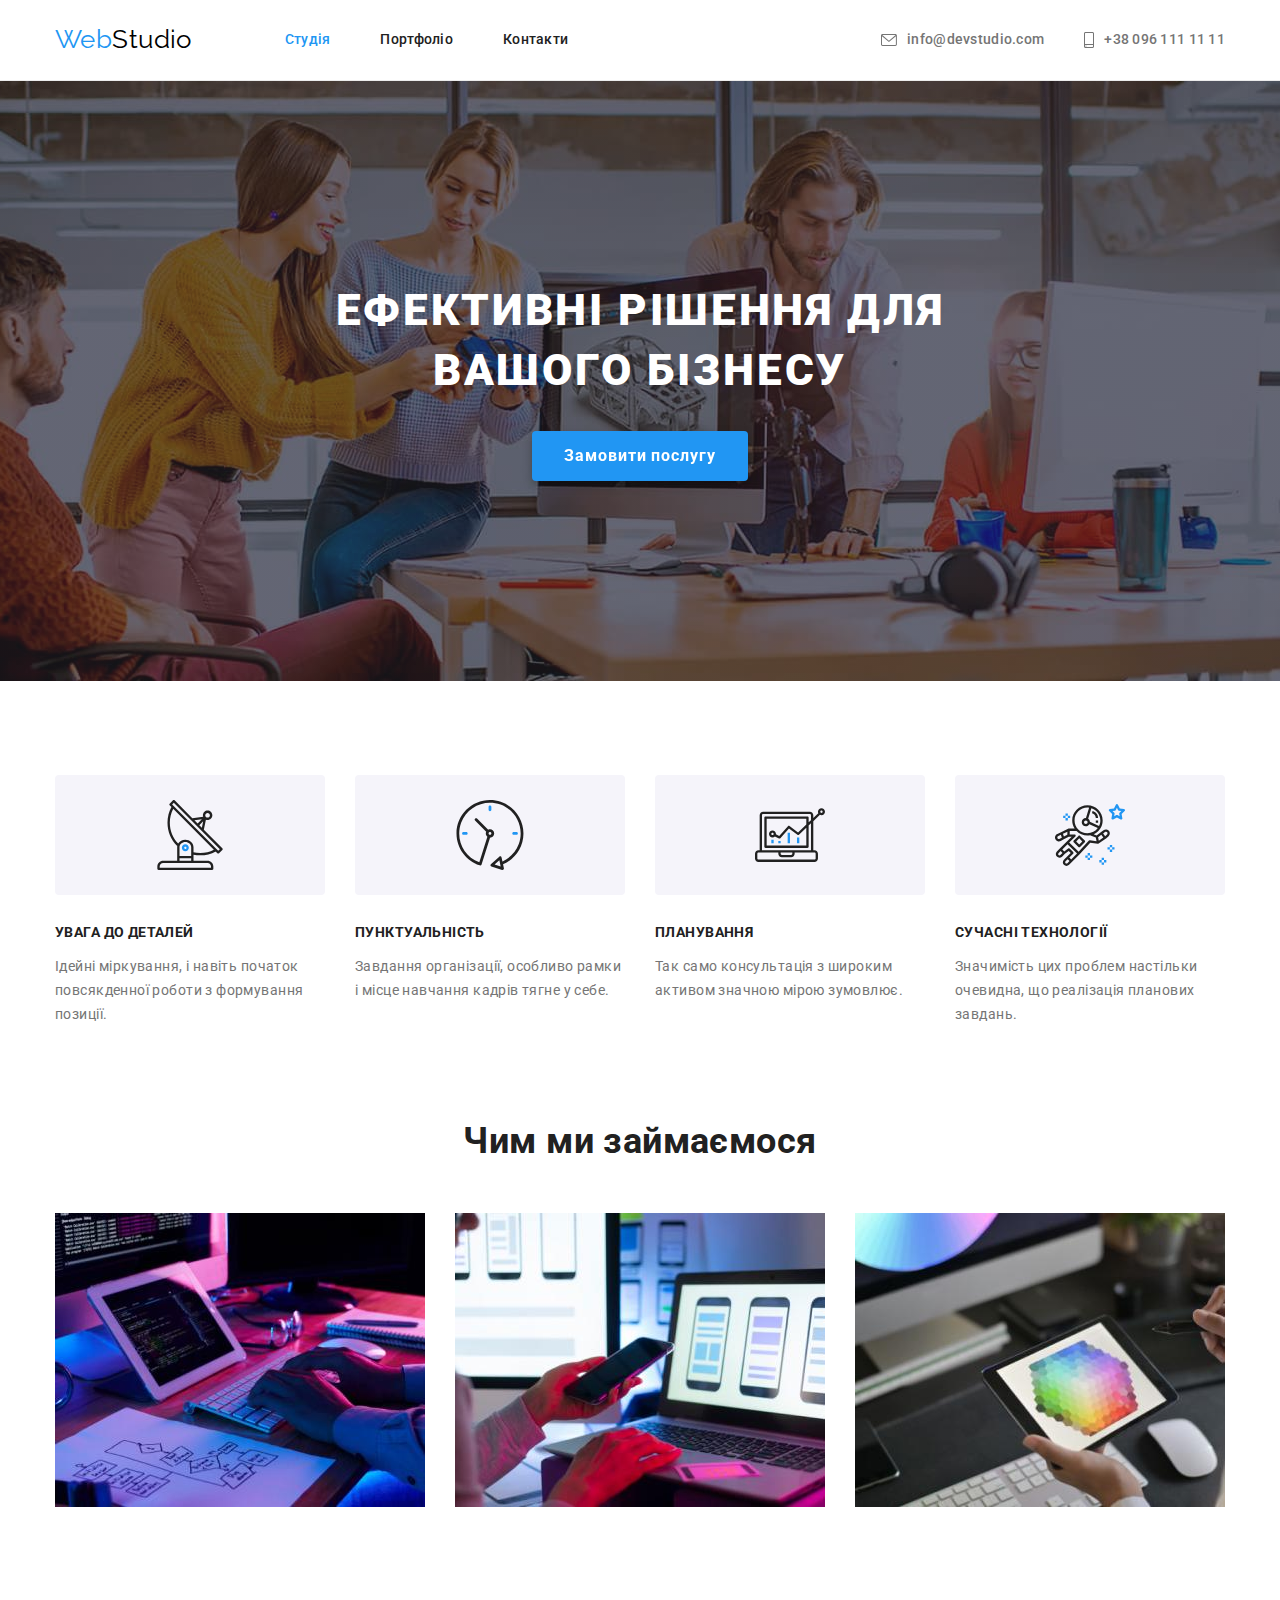
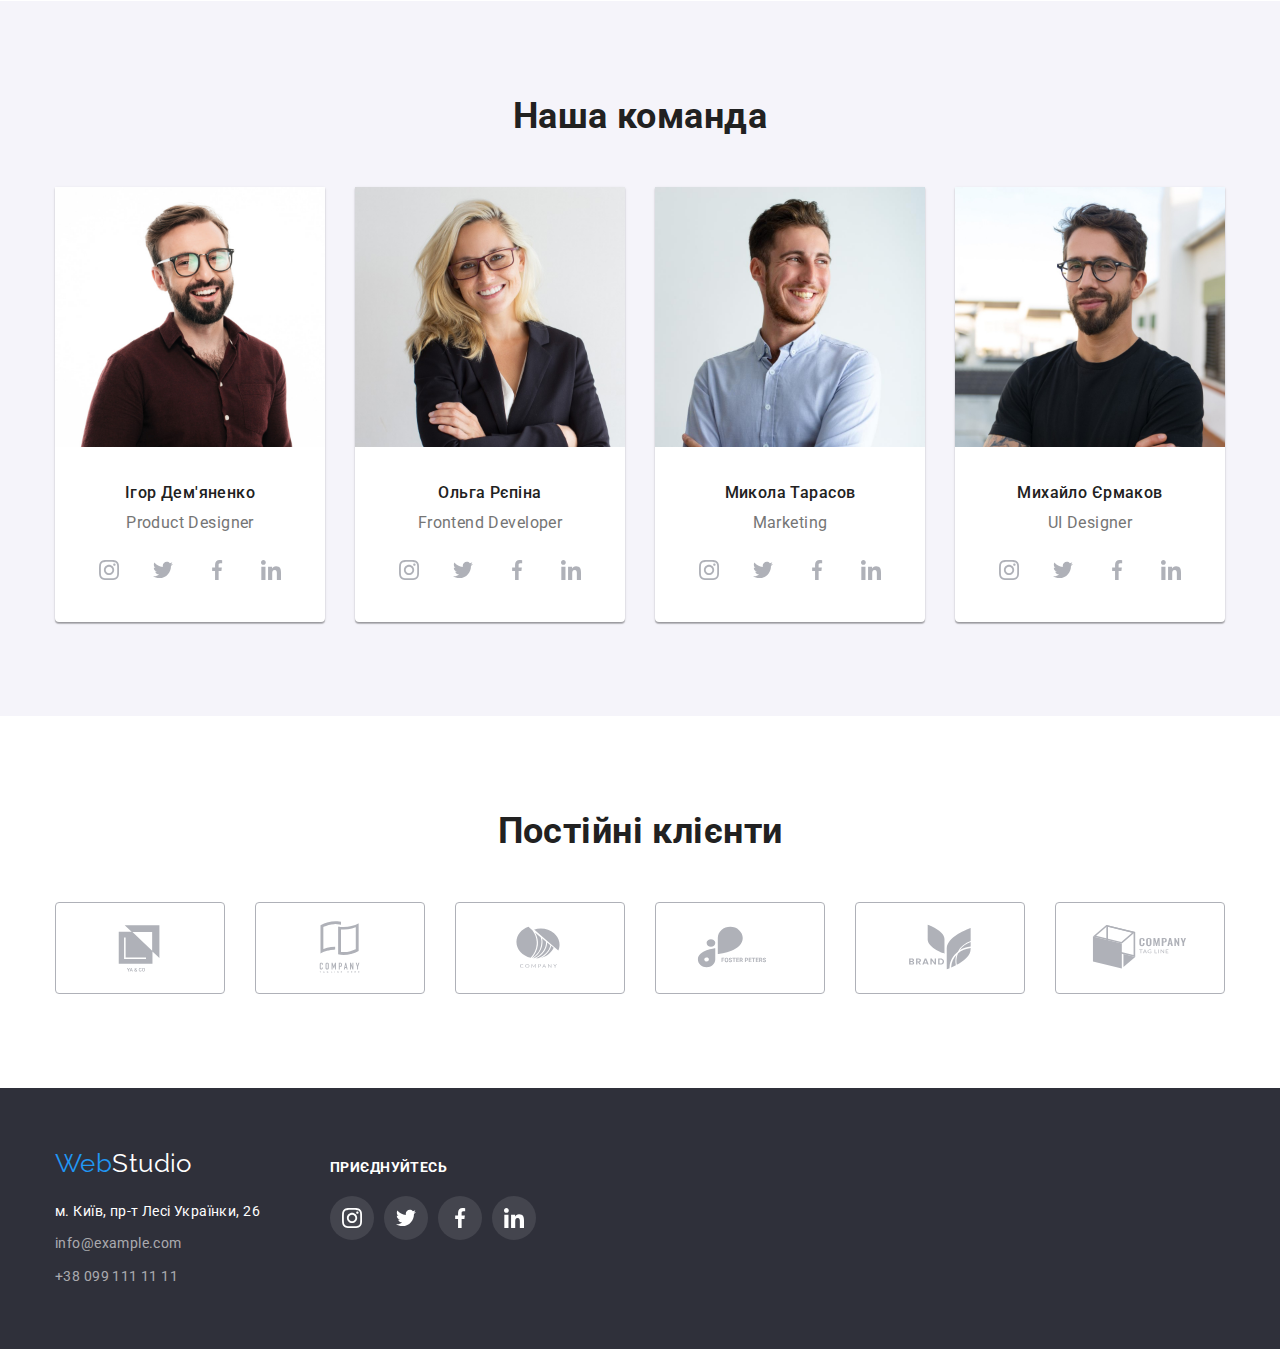
<file: index.html>
<!DOCTYPE html>
<html lang="uk">
  <head>
    <meta charset="UTF-8" />
    <meta http-equiv="X-UA-Compatible" content="IE=edge" />
    <meta name="viewport" content="width=device-width, initial-scale=1.0" />
    <title>WebStudio</title>

    <link rel="preconnect" href="https://fonts.googleapis.com" />
    <link rel="preconnect" href="https://fonts.gstatic.com" crossorigin />
    <link
      href="https://fonts.googleapis.com/css2?family=Raleway:wght@700&family=Roboto:wght@400;500;700;900&display=swap"
      rel="stylesheet"
    />
    <link
      rel="stylesheet"
      href="https://cdnjs.cloudflare.com/ajax/libs/modern-normalize/1.1.0/modern-normalize.min.css"
    />
    <link rel="stylesheet" href="./css/common.css" />
    <link rel="stylesheet" href="./css/main.css" />
  </head>

  <body>
    <header class="page-header">
      <div class="container main-nav">
        <a href="./index.html" class="logo"><span>Web</span>Studio</a>

        <nav>
          <ul class="list site-nav">
            <li class="item"><a href="/" class="link current">Студія</a></li>
            <li class="item">
              <a href="./portfolio.html" class="link">Портфоліо</a>
            </li>
            <li class="item"><a href="/" class="link">Контакти</a></li>
          </ul>
        </nav>

        <ul class="list contact">
          <li class="item">
            <a href="mailto:info@devstudio.com" class="link">
              <svg class="icon" width="16" height="12">
                <use href="./images/symbol-defs.svg#icon-envelope"></use>
              </svg>
              <span>info@devstudio.com</span>
            </a>
          </li>
          <li class="item">
            <a href="tel:+380961111111" class="link">
              <svg class="icon" width="10" height="16">
                <use href="./images/symbol-defs.svg#icon-smartphone"></use>
              </svg>
              <span>+38 096 111 11 11</span>
            </a>
          </li>
        </ul>
      </div>
    </header>

    <main>
      <section class="hero">
        <h1 class="hero-title">Ефективні рішення для вашого бізнесу</h1>
        <button type="button" class="button">Замовити послугу</button>
      </section>

      <section class="section no-padding-bottom">
        <div class="container">
          <h2 class="section-title visually-hidden">Особливості</h2>

          <ul class="list features">
            <li class="item">
              <div class="icon-box">
                <svg class="icon" width="70" height="70">
                  <use href="./images/symbol-defs.svg#icon-antenna"></use>
                </svg>
              </div>
              <h3 class="title">УВАГА ДО ДЕТАЛЕЙ</h3>
              <p class="text">
                Ідейні міркування, і навіть початок повсякденної роботи з
                формування позиції.
              </p>
            </li>
            <li class="item">
              <div class="icon-box">
                <svg class="icon" width="70" height="70">
                  <use href="./images/symbol-defs.svg#icon-clock"></use>
                </svg>
              </div>
              <h3 class="title">ПУНКТУАЛЬНІСТЬ</h3>
              <p class="text">
                Завдання організації, особливо рамки і місце навчання кадрів
                тягне у себе.
              </p>
            </li>
            <li class="item">
              <div class="icon-box">
                <svg class="icon" width="70" height="70">
                  <use href="./images/symbol-defs.svg#icon-diagram"></use>
                </svg>
              </div>
              <h3 class="title">ПЛАНУВАННЯ</h3>
              <p class="text">
                Так само консультація з широким активом значною мірою зумовлює.
              </p>
            </li>
            <li class="item">
              <div class="icon-box">
                <svg class="icon" width="70" height="70">
                  <use href="./images/symbol-defs.svg#icon-astronaut"></use>
                </svg>
              </div>
              <h3 class="title">СУЧАСНІ ТЕХНОЛОГІЇ</h3>
              <p class="text">
                Значимість цих проблем настільки очевидна, що реалізація
                планових завдань.
              </p>
            </li>
          </ul>
        </div>
      </section>

      <section class="section">
        <div class="container">
          <h2 class="section-title">Чим ми займаємося</h2>

          <ul class="list directions">
            <li class="item">
              <img
                src="./images/box1.jpeg"
                alt="Десктопні додатки"
                width="370"
              />
            </li>
            <li class="item">
              <img
                src="./images/box2.jpeg"
                alt="Мобільні додатки"
                width="370"
              />
            </li>
            <li class="item">
              <img
                src="./images/box3.jpeg"
                alt="Дизайнерські рішення"
                width="370"
              />
            </li>
          </ul>
        </div>
      </section>

      <section class="section team-page">
        <div class="container">
          <h2 class="section-title">Наша команда</h2>

          <ul class="list team">
            <li class="item">
              <img
                class="photo"
                src="./images/team-card-1.jpeg"
                alt="Фото Ігоря Дем'яненко"
                width="270"
                height="260"
              />
              <h3 class="title">Ігор Дем'яненко</h3>
              <p class="text">Product Designer</p>

              <ul class="list social-links">
                <li class="social-item">
                  <a href="/" class="social-link" aria-label="Посилання на інстаграм">
                    <svg class="social-icon" width="20" height="20">
                      <use href="./images/symbol-defs.svg#icon-instagram"></use>
                    </svg>
                  </a>
                </li>
                <li class="social-item">
                  <a href="/" class="social-link" aria-label="Посилання на твітер">
                    <svg class="social-icon" width="20" height="20">
                      <use href="./images/symbol-defs.svg#icon-twitter"></use>
                    </svg>
                  </a>
                </li>
                <li class="social-item">
                  <a href="/" class="social-link" aria-label="Посилання на фейсбук">
                    <svg class="social-icon" width="20" height="20">
                      <use href="./images/symbol-defs.svg#icon-facebook"></use>
                    </svg>
                  </a>
                </li>
                <li class="social-item">
                  <a href="/" class="social-link" aria-label="Посилання на лінкедін">
                    <svg class="social-icon" width="20" height="20">
                      <use href="./images/symbol-defs.svg#icon-linkedin"></use>
                    </svg>
                  </a>
                </li>
              </ul>
            </li>

            <li class="item">
              <img
                class="photo"
                src="./images/team-card-2.jpeg"
                alt="Фото Ольги Рєпіной"
                width="270"
                height="260"
              />
              <h3 class="title">Ольга Рєпіна</h3>
              <p class="text">Frontend Developer</p>

              <ul class="list social-links">
                <li class="social-item">
                  <a href="/" class="social-link" aria-label="Посилання на інстаграм">
                    <svg class="social-icon" width="20" height="20">
                      <use href="./images/symbol-defs.svg#icon-instagram"></use>
                    </svg>
                  </a>
                </li>
                <li class="social-item">
                  <a href="/" class="social-link" aria-label="Посилання на твітер">
                    <svg class="social-icon" width="20" height="20">
                      <use href="./images/symbol-defs.svg#icon-twitter"></use>
                    </svg>
                  </a>
                </li>
                <li class="social-item">
                  <a href="/" class="social-link" aria-label="Посилання на фейсбук">
                    <svg class="social-icon" width="20" height="20">
                      <use href="./images/symbol-defs.svg#icon-facebook"></use>
                    </svg>
                  </a>
                </li>
                <li class="social-item">
                  <a href="/" class="social-link" aria-label="Посилання на лінкедін">
                    <svg class="social-icon" width="20" height="20">
                      <use href="./images/symbol-defs.svg#icon-linkedin"></use>
                    </svg>
                  </a>
                </li>
              </ul>
            </li>

            <li class="item">
              <img
                class="photo"
                src="./images/team-card-3.jpeg"
                alt="Фото Миколи Тарасова"
                width="270"
                height="260"
              />
              <h3 class="title">Микола Тарасов</h3>
              <p class="text">Marketing</p>

              <ul class="list social-links">
                <li class="social-item">
                  <a href="/" class="social-link" aria-label="Посилання на інстаграм">
                    <svg class="social-icon" width="20" height="20">
                      <use href="./images/symbol-defs.svg#icon-instagram"></use>
                    </svg>
                  </a>
                </li>
                <li class="social-item">
                  <a href="/" class="social-link" aria-label="Посилання на твітер">
                    <svg class="social-icon" width="20" height="20">
                      <use href="./images/symbol-defs.svg#icon-twitter"></use>
                    </svg>
                  </a>
                </li>
                <li class="social-item">
                  <a href="/" class="social-link" aria-label="Посилання на фейсбук">
                    <svg class="social-icon" width="20" height="20">
                      <use href="./images/symbol-defs.svg#icon-facebook"></use>
                    </svg>
                  </a>
                </li>
                <li class="social-item">
                  <a href="/" class="social-link" aria-label="Посилання на лінкедін">
                    <svg class="social-icon" width="20" height="20">
                      <use href="./images/symbol-defs.svg#icon-linkedin"></use>
                    </svg>
                  </a>
                </li>
              </ul>
            </li>

            <li class="item">
              <img
                class="photo"
                src="./images/team-card-4.jpeg"
                alt="Фото Михайла Єрмакова"
                width="270"
                height="260"
              />
              <h3 class="title">Михайло Єрмаков</h3>
              <p class="text">UI Designer</p>

              <ul class="list social-links">
                <li class="social-item">
                  <a href="/" class="social-link" aria-label="Посилання на інстаграм">
                    <svg class="social-icon" width="20" height="20">
                      <use href="./images/symbol-defs.svg#icon-instagram"></use>
                    </svg>
                  </a>
                </li>
                <li class="social-item">
                  <a href="/" class="social-link"aria-label="Посилання на твітер">
                    <svg class="social-icon" width="20" height="20">
                      <use href="./images/symbol-defs.svg#icon-twitter"></use>
                    </svg>
                  </a>
                </li>
                <li class="social-item">
                  <a href="/" class="social-link" aria-label="Посилання на фейсбук">
                    <svg class="social-icon" width="20" height="20">
                      <use href="./images/symbol-defs.svg#icon-facebook"></use>
                    </svg>
                  </a>
                </li>
                <li class="social-item">
                  <a href="/" class="social-link" aria-label="Посилання на лінкедін">
                    <svg class="social-icon" width="20" height="20">
                      <use href="./images/symbol-defs.svg#icon-linkedin"></use>
                    </svg>
                  </a>
                </li>
              </ul>
            </li>
          </ul>
        </div>
      </section>

      <section class="section">
        <div class="container">
          <h2 class="section-title">Постійні клієнти</h2>

          <ul class="list clients">
            <li class="list item">
              <a href="/" class="link" aria-label="Посилання на клієнта 1">
                <svg class="icon" width="106" height="60">
                  <use href="./images/symbol-defs.svg#icon-client-one"></use>
                </svg>
              </a>
            </li>
            <li class="item">
              <a href="" class="link" aria-label="Посилання на клієнта 2">
                <svg class="icon" width="106" height="60">
                  <use href="./images/symbol-defs.svg#icon-client-two"></use>
                </svg>
              </a>
            </li>
            <li class="item">
              <a href="" class="link" aria-label="Посилання на клієнта 3">
                <svg class="icon" width="106" height="60">
                  <use href="./images/symbol-defs.svg#icon-client-three"></use>
                </svg>
              </a>
            </li>
            <li class="item">
              <a href="" class="link" aria-label="Посилання на клієнта 4">
                <svg class="icon" width="106" height="60">
                  <use href="./images/symbol-defs.svg#icon-client-four"></use>
                </svg>
              </a>
            </li>
            <li class="item">
              <a href="" class="link" aria-label="Посилання на клієнта 5">
                <svg class="icon" width="106" height="60">
                  <use href="./images/symbol-defs.svg#icon-client-five"></use>
                </svg>
              </a>
            </li>
            <li class="item">
              <a href="" class="link" aria-label="Посилання на клієнта 6">
                <svg class="icon" width="106" height="60">
                  <use href="./images/symbol-defs.svg#icon-client-six"></use>
                </svg>
              </a>
            </li>
          </ul>
        </div>
      </section>
    </main>

    <footer class="page-footer">
      <div class="container">
        <div class="address-page">
          <a href="./index.html" class="logo"><span>Web</span>Studio</a>

          <address>
            <ul class="list address">
              <li class="item">
                <a
                  class="link"
                  href="https://goo.gl/maps/fJJM2QCTUEpebTVs9"
                  target="_blank"
                  rel="noopener noreferrer"
                  >м. Київ, пр-т Лесі Українки, 26</a
                >
              </li>
              <li class="item">
                <a class="link" href="mailto:info@example.com"
                  >info@example.com</a
                >
              </li>
              <li class="item no-padding-bottom">
                <a class="link" href="tel:+380991111111">+38 099 111 11 11</a>
              </li>
            </ul>
          </address>
        </div>

        <div class="social-footer">
          <h2 class="social-title">Приєднуйтесь</h2>

          <ul class="list social-page">
            <li class="social-item">
              <a href="/" class="social-link" aria-label="Посилання на інстаграм">
                <svg class="social-icon" width="20" height="20">
                  <use href="./images/symbol-defs.svg#icon-instagram"></use>
                </svg>
              </a>
            </li>
            <li class="social-item">
              <a href="/" class="social-link" aria-label="Посилання на твітер">
                <svg class="social-icon" width="20" height="20">
                  <use href="./images/symbol-defs.svg#icon-twitter"></use>
                </svg>
              </a>
            </li>
            <li class="social-item">
              <a href="/" class="social-link" aria-label="Посилання на фейсбук">
                <svg class="social-icon" width="20" height="20">
                  <use href="./images/symbol-defs.svg#icon-facebook"></use>
                </svg>
              </a>
            </li>
            <li class="social-item">
              <a href="/" class="social-link" aria-label="Посилання на лінкедін">
                <svg class="social-icon" width="20" height="20">
                  <use href="./images/symbol-defs.svg#icon-linkedin"></use>
                </svg>
              </a>
            </li>
          </ul>
        </div>
      </div>
    </footer>
  </body>
</html>
</file>
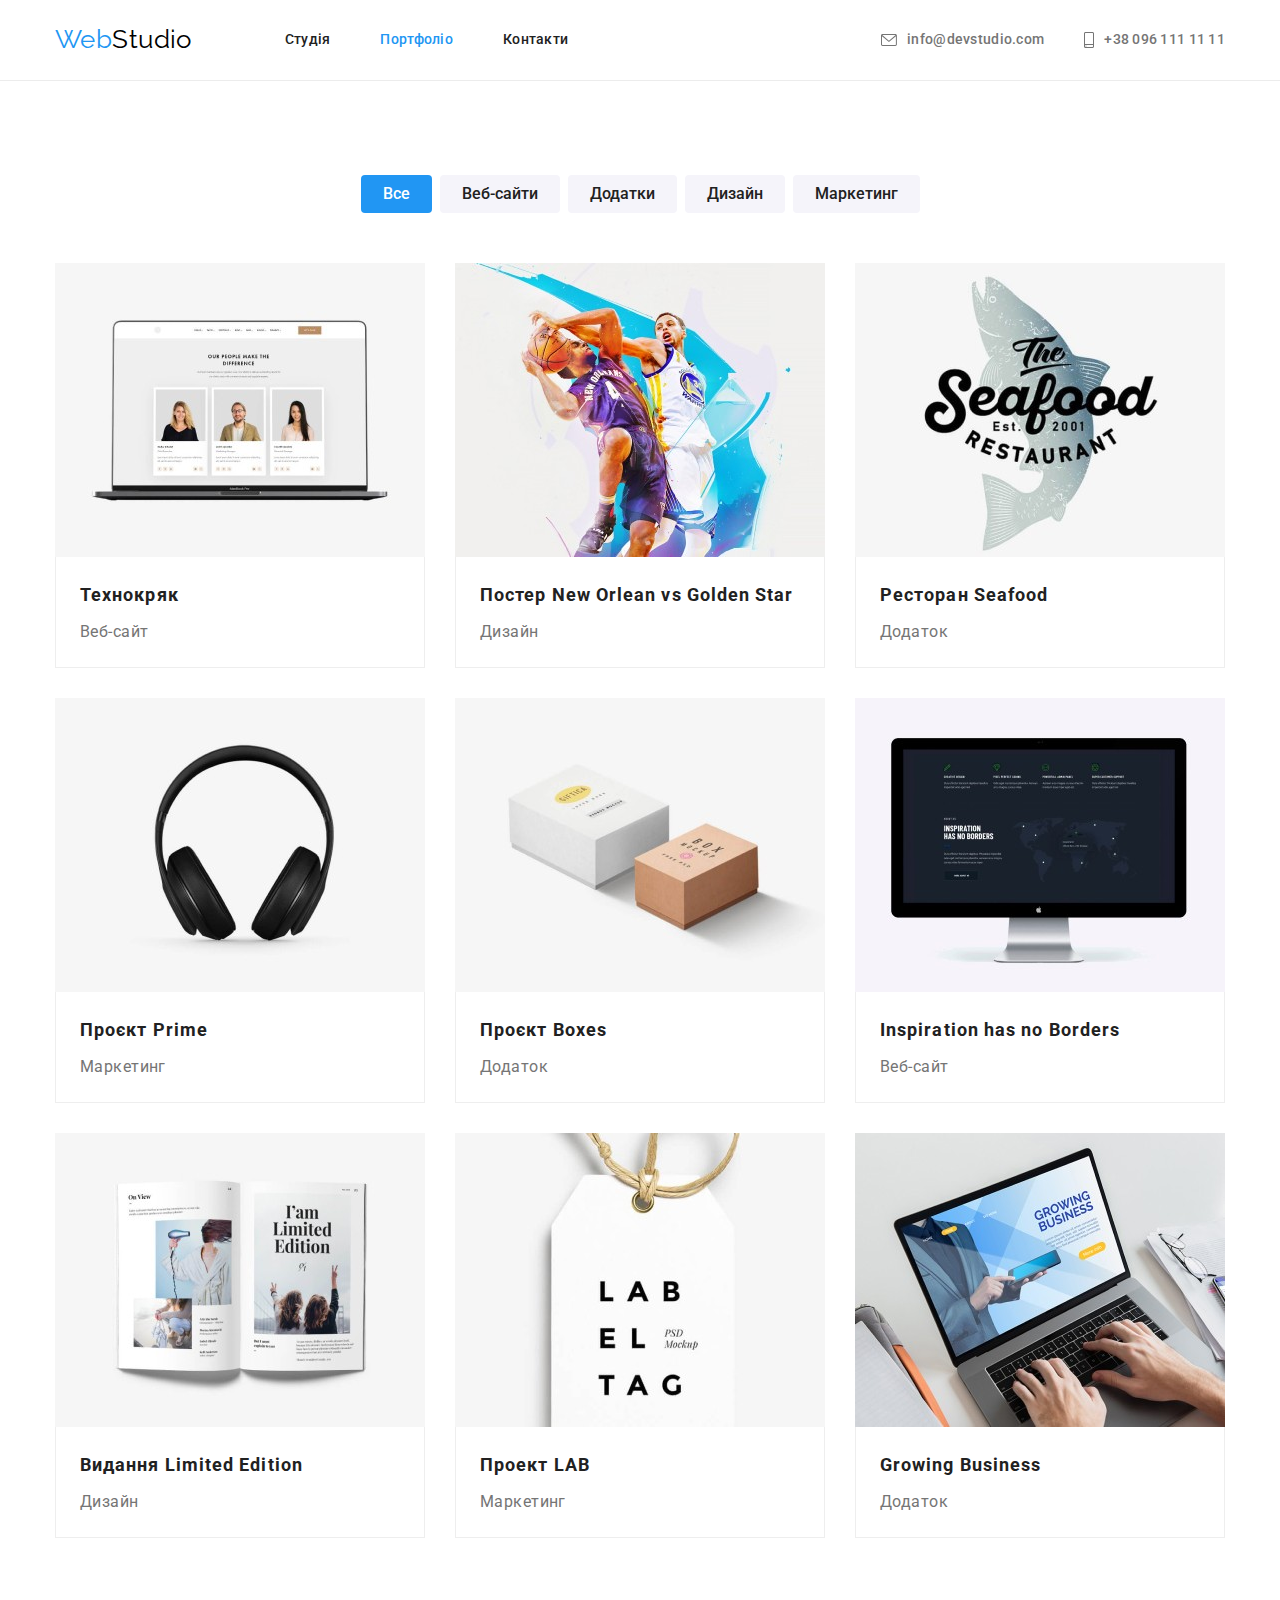
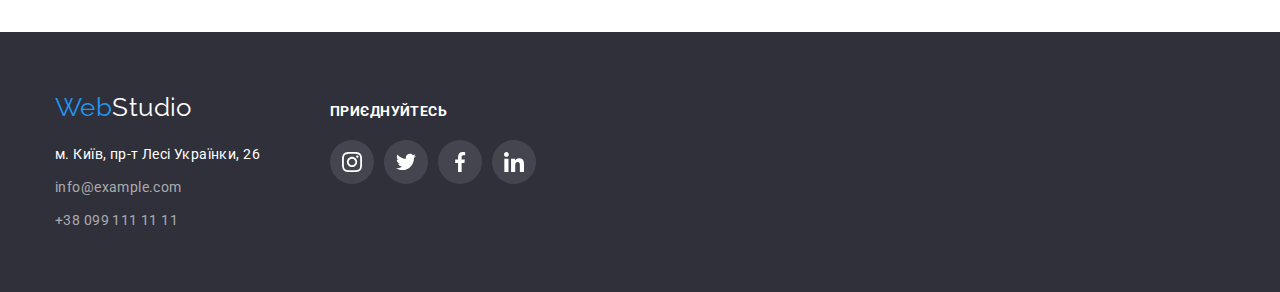
<file: portfolio.html>
<!DOCTYPE html>
<html lang="en">
  <head>
    <meta charset="UTF-8" />
    <meta http-equiv="X-UA-Compatible" content="IE=edge" />
    <meta name="viewport" content="width=device-width, initial-scale=1.0" />
    <title>WebStudio Portfolio</title>

    <link rel="preconnect" href="https://fonts.googleapis.com" />
    <link rel="preconnect" href="https://fonts.gstatic.com" crossorigin />
    <link
      href="https://fonts.googleapis.com/css2?family=Raleway:wght@700&family=Roboto:wght@400;500;700;900&display=swap"
      rel="stylesheet"
    />
    <link
      rel="stylesheet"
      href="https://cdnjs.cloudflare.com/ajax/libs/modern-normalize/1.1.0/modern-normalize.min.css"
    />
    <link rel="stylesheet" href="./css/common.css" />
    <link rel="stylesheet" href="./css/portfolio.css" />
  </head>

  <body>
    <header class="page-header">
      <div class="container main-nav">
        <a href="./index.html" class="logo"><span>Web</span>Studio</a>

        <nav>
          <ul class="list site-nav">
            <li class="item"><a href="./index.html" class="link">Студія</a></li>
            <li class="item">
              <a href="./portfolio.html" class="link current">Портфоліо</a>
            </li>
            <li class="item"><a href="/" class="link">Контакти</a></li>
          </ul>
        </nav>

        <ul class="list contact">
          <li class="item">
            <a href="mailto:info@devstudio.com" class="link">
              <svg class="icon" width="16" height="12">
                <use href="./images/symbol-defs.svg#icon-envelope"></use>
              </svg>
              <span>info@devstudio.com</span>
            </a>
          </li>
          <li class="item">
            <a href="tel:+380961111111" class="link">
              <svg class="icon" width="10" height="16">
                <use href="./images/symbol-defs.svg#icon-smartphone"></use>
              </svg>
              <span>+38 096 111 11 11</span>
            </a>
          </li>
        </ul>
      </div>
    </header>

    <main>
      <section class="section filter-page">
        <div class="container">
          <h1 class="section-title visually-hidden">Портфоліо</h1>

          <ul class="list filter">
            <li class="filter-item">
              <button type="button" class="button primary">Все</button>
            </li>
            <li class="filter-item">
              <button type="button" class="button secondary">Веб-сайти</button>
            </li>
            <li class="filter-item">
              <button type="button" class="button secondary">Додатки</button>
            </li>
            <li class="filter-item">
              <button type="button" class="button secondary">Дизайн</button>
            </li>
            <li class="filter-item">
              <button type="button" class="button secondary">Маркетинг</button>
            </li>
          </ul>

          <ul class="list project">
            <li class="item">
              <a>
                <img
                  src="./images/project1.jpeg"
                  alt="Фото проєкта"
                  width="370"
                  height="294"
                />

                <div class="description">
                  <h2 class="title">Технокряк</h2>
                  <p class="text">Веб-сайт</p>
                </div>
              </a>
            </li>
            <li class="item">
              <a>
                <img
                  src="./images/project2.jpeg"
                  alt="Фото проєкта"
                  width="370"
                  height="294"
                />

                <div class="description">
                  <h2 class="title">Постер New Orlean vs Golden Star</h2>
                  <p class="text">Дизайн</p>
                </div>
              </a>
            </li>
            <li class="item">
              <a>
                <img
                  src="./images/project3.jpeg"
                  alt="Фото проєкта"
                  width="370"
                  height="294"
                />
                <div class="description">
                  <h2 class="title">Ресторан Seafood</h2>
                  <p class="text">Додаток</p>
                </div>
              </a>
            </li>
            <li class="item">
              <a>
                <img
                  src="./images/project4.jpeg"
                  alt="Фото проєкта"
                  width="370"
                  height="294"
                />

                <div class="description">
                  <h2 class="title">Проєкт Prime</h2>
                  <p class="text">Маркетинг</p>
                </div>
              </a>
            </li>
            <li class="item">
              <a>
                <img
                  src="./images/project5.jpeg"
                  alt="Фото проєкта"
                  width="370"
                  height="294"
                />

                <div class="description">
                  <h2 class="title">Проєкт Boxes</h2>
                  <p class="text">Додаток</p>
                </div>
              </a>
            </li>
            <li class="item">
              <a>
                <img
                  src="./images/project6.jpeg"
                  alt="Фото проєкта"
                  width="370"
                  height="294"
                />

                <div class="description">
                  <h2 class="title">Inspiration has no Borders</h2>
                  <p class="text">Веб-сайт</p>
                </div>
              </a>
            </li>
            <li class="item">
              <a>
                <img
                  src="./images/project7.jpeg"
                  alt="Фото проєкта"
                  width="370"
                  height="294"
                />

                <div class="description">
                  <h2 class="title">Видання Limited Edition</h2>
                  <p class="text">Дизайн</p>
                </div>
              </a>
            </li>
            <li class="item">
              <a>
                <img
                  src="./images/project8.jpeg"
                  alt="Фото проєкта"
                  width="370"
                  height="294"
                />

                <div class="description">
                  <h2 class="title">Проект LAB</h2>
                  <p class="text">Маркетинг</p>
                </div>
              </a>
            </li>
            <li class="item">
              <a>
                <img
                  src="./images/project9.jpeg"
                  alt="Фото проєкта"
                  width="370"
                  height="294"
                />

                <div class="description">
                  <h2 class="title">Growing Business</h2>
                  <p class="text">Додаток</p>
                </div>
              </a>
            </li>
          </ul>
        </div>
      </section>
    </main>

    <footer class="page-footer">
      <div class="container">
        <div class="address-page">
          <a href="./index.html" class="logo"><span>Web</span>Studio</a>

          <address>
            <ul class="list address">
              <li class="item">
                <a
                  class="link"
                  href="https://goo.gl/maps/fJJM2QCTUEpebTVs9"
                  target="_blank"
                  rel="noopener noreferrer"
                >
                  м. Київ, пр-т Лесі Українки, 26
                </a>
              </li>
              <li class="item">
                <a class="link" href="mailto:info@example.com">
                  info@example.com
                </a>
              </li>
              <li class="item no-padding-bottom">
                <a class="link" href="tel:+380991111111"> +38 099 111 11 11 </a>
              </li>
            </ul>
          </address>
        </div>

        <div class="social-footer">
          <h2 class="social-title">Приєднуйтесь</h2>

          <ul class="list social-page">
            <li class="social-item">
              <a href="/" class="social-link" aria-label="Посилання на інстаграм">
                <svg class="social-icon" width="20" height="20">
                  <use href="./images/symbol-defs.svg#icon-instagram"></use>
                </svg>
              </a>
            </li>
            <li class="social-item">
              <a href="/" class="social-link" aria-label="Посилання на твітер">
                <svg class="social-icon" width="20" height="20">
                  <use href="./images/symbol-defs.svg#icon-twitter"></use>
                </svg>
              </a>
            </li>
            <li class="social-item">
              <a href="/" class="social-link" aria-label="Посилання на фейсбук">
                <svg class="social-icon" width="20" height="20">
                  <use href="./images/symbol-defs.svg#icon-facebook"></use>
                </svg>
              </a>
            </li>
            <li class="social-item">
              <a href="/" class="social-link" aria-label="Посилання на лінкедін">
                <svg class="social-icon" width="20" height="20">
                  <use href="./images/symbol-defs.svg#icon-linkedin"></use>
                </svg>
              </a>
            </li>
          </ul>
        </div>
      </div>
    </footer>
  </body>
</html>
</file>
<file: css/common.css>
/* цвет основного текста #757575 */
/* вторичный цвет текста #212121 */
/* белый #FFFFFF */
/* цвет текста адреса rgba(255, 255, 255, 0.6) */
/* акцент #2196F3 */
/* вторичный цвет фона #F5F4FA */
:root {
    --primary-text-color: #757575;
    --title-text-color: #212121;
    --accent-color: #2196F3;
    --primary-white-color: #FFFFFF;
    --logo-color: #000;
    --button-bg-color: #F5F4FA;
    --footer-bg-color: #2F303A;
    --icon-color: #AFB1B8;
}

body {
    background-color: var(--primary-white-color);
    color: var(--primary-text-color);

    font-family: 'Roboto', sans-serif;
    font-weight: 400;
    font-size: 14px;
    line-height: 1.7;
    letter-spacing: 0.03em;
}

.list {
    padding: 0;
    margin: 0;
    list-style: none;
}

.logo {
    color: var(--logo-color);

    font-family: 'Raleway', sans-serif;
    font-size: 26px;
    line-height: 1.2;
    text-decoration: none;
}

.page-header .logo {
    padding-top: 24px;
    padding-bottom: 24px;
}

footer .logo {
    display: inline-block;
    margin-bottom: 20px;

    color: var(--primary-white-color);
}

/* page header */
.page-header {
    border-bottom: 1px solid #ECECEC;
}

.container {
    width: 1200px;
    margin: 0 auto;
    padding: 0 15px;
}

.main-nav {
    display: flex;
    align-items: center;
}

/* site nav */
.site-nav {
    display: flex;
    margin-left: 93px;
}

.site-nav > .item,
.contact > .item {
    display: flex;
    align-items: center;
    padding-top: 32px;
    padding-bottom: 32px;
}

.site-nav .item:not(:last-child) {
    margin-right: 50px;
}

.site-nav .link {
    display: block;

    font-weight: 500;
    line-height: 1.14;
    letter-spacing: 0.02em;
    text-decoration: none;
}

.site-nav .link {
    color: var(--title-text-color);
}

/* contact */
.contact {
    display: flex;
    flex-wrap: wrap;
    align-items: center;
    margin-left: auto;
}

.contact .item + .item {
    margin-left: 30px;
}

.contact .link {
    display: flex;
    flex-wrap: wrap;
    align-items: center;
    margin-left: 10px;

    color: var(--primary-text-color);

    font-weight: 500;
    line-height: 1.14;
    letter-spacing: 0.02em;
    text-decoration: none;
}

.contact .link .icon {
    display: block;
    margin-right: 10px;

    fill: var(--primary-text-color);
}

.contact .link:hover .icon,
.contact .link:focus .icon {
    fill: var(--accent-color);
}

/* main */
.section {
    padding-top: 94px;
    padding-bottom: 94px;
}

.section.no-padding-bottom {
    padding-bottom: 0;
}

.section-title {
    margin-top: 0;
    margin-bottom: 50px;

    color: var(--title-text-color);

    font-weight: 700;
    font-size: 36px;
    line-height: 1.17;
    text-align: center;
}

.visually-hidden {
    position: absolute;
    white-space: nowrap;
    width: 1px;
    height: 1px;
    overflow: hidden;
    border: 0;
    padding: 0;
    clip: rect(0 0 0 0);
    clip-path: inset(50%);
    margin: -1px;
}

/* footer */
footer {
    background-color: var(--footer-bg-color);
}

.page-footer {
    padding: 60px 0;
}

.page-footer .container {
    display: flex;
    flex-wrap: wrap;
    align-items: flex-start;
}

.page-footer .address-page {
    margin-right: 70px;
}

/* address */
.address > .item {
    margin-bottom: 9px;
}

.address > .item.no-padding-bottom {
    margin-bottom: 0;
}

.address .link {
    color: rgba(255, 255, 255, 0.6);

    font-style: normal;
    text-decoration: none;
}

.address > .item:first-child .link {
    color: var(--primary-white-color);
}

/* social */
.social-footer .social-title {
    margin-top: 12px;
    margin-bottom: 20px;

    color: var(--primary-white-color);

    font-size: 14px;
    font-weight: 700;
    line-height: 1.14;
    text-transform: uppercase;
}

.social-footer .social-page {
    display: flex;
    flex-wrap: wrap;
    justify-content: center;
}

.social-footer .social-item:not(:last-child) {
    margin-right: 10px;
}

.social-footer .social-item:not(:nth-last-child(-n + 4)) {
    margin-bottom: 10px;
}

.social-footer .social-link {
    width: 44px;
    height: 44px;
    display: flex;
    justify-content: center;
    align-items: center;

    border-radius: 50% 50%;
    background-color: rgba(255, 255, 255, 0.1);
    
    cursor: pointer;
}

.social-footer .social-link:hover,
.social-footer .social-link:focus {
    border-radius: 50% 50%;
    background-color: var(--accent-color);

    cursor: pointer;
}

.social-footer .social-icon {
    fill: var(--primary-white-color);
}

.social-footer .social-link:hover .social-icon,
.social-footer .social-link:focus .social-icon {
    fill: var(--primary-white-color);
}

.logo > span,
.site-nav .link.current,
.site-nav .link:hover,
.site-nav .link:focus,
.contact .link:hover,
.contact .link:focus,
.address .link:hover,
.address .link:focus {
    color: var(--accent-color);
}
</file>
<file: css/main.css>
.hero {
    max-width: 1600px;
    min-height: 600px;
    margin-left: auto;
    margin-right: auto;
    padding-top: 200px;
    padding-bottom: 200px;
    text-align: center;
    background-color: var(--primary-text-colo);
    background-image: 
    linear-gradient(
        to right,
        rgba(47, 48, 58, 0.4), rgba(47, 48, 58, 0.4)), 
        url(../images/bagraund-img.jpeg);
    background-repeat: no-repeat;
    background-size: cover;
    background-position: center;
}

.hero-title {
    max-width: 696px;
    margin-top: 0;
    margin-bottom: 30px;
    margin-left: auto;
    margin-right: auto;

    color: var(--primary-white-color);

    font-weight: 900;
    font-size: 44px;
    line-height: 1.36;
    letter-spacing: 0.06em;
    text-transform: uppercase;
}

/* button */
.button {
    display: inline-flex;
    padding: 10px 32px;
    text-align: center;
    border-radius: 4px;
    filter: drop-shadow(0px 4px 4px rgba(0, 0, 0, 0.25));
    border: none;

    background-color: var(--accent-color);
    color: var(--primary-white-color);

    font-family: 'Roboto', sans-serif;
    font-weight: 700;
    font-size: 16px;
    line-height: 1.9;
    letter-spacing: 0.06em;

    cursor: pointer;
}

/* features */
.features {
    display: flex;
    flex-wrap: wrap;
}

.features > .item {
    width: calc((100% - 90px) / 4);
}

.features > .item:not(:nth-child(4n)) {
    margin-right: 30px;
}

.features > .item:not(:nth-last-child(-n + 4)) {
    margin-bottom: 30px;
}

.features .icon-box {
    display: flex;
    height: 120px;
    margin-bottom: 30px;
    align-items: center;
    justify-content: center;

    background-color: var(--button-bg-color);
    border-radius: 4px;
}

.features .title {
    margin-top: 0;
    margin-bottom: 10;
    color: var(--title-text-color);

    font-weight: 700;
    font-size: 14px;
    line-height: 1.14;
    text-transform: uppercase;
}

.features .text {
    margin-top: 0;
    margin-bottom: 0;
}

/* directions */
.directions {
    display: flex;
    flex-wrap: wrap;
}

.directions > .item {
    width: calc((100% - 60px) / 3);
    line-height: 0;
}

.directions > .item:not(:nth-child(3n)) {
    margin-right: 30px;
}

.directions > .item:not(:nth-last-child(-n + 3)) {
    margin-bottom: 30px;
}

/* team */
.section.team-page {
    background-color: var(--button-bg-color);
}

.team {
    display: flex;
    flex-wrap: wrap;
}

.team > .item {
    text-align: center;
    width: calc((100% - 90px) / 4);
    padding-bottom: 30px;

    background-color: var(--primary-white-color);
    box-shadow: 0px 1px 3px rgba(0, 0, 0, 0.12), 0px 1px 1px rgba(0, 0, 0, 0.14), 0px 2px 1px rgba(0, 0, 0, 0.2);
    border-radius: 0px 0px 4px 4px;
}

.team > .item:not(:nth-child(4n)) {
    margin-right: 30px;
}

.team > .item:not(:nth-last-child(-n + 4)) {
    margin-bottom: 30px;
}

.team .photo {
    margin-bottom: 30px;
}

.team .title {
    margin-top: 0;
    margin-bottom: 10px;

    color: var(--title-text-color);

    font-weight: 500;
    font-size: 16px;
    line-height: 1.18;
}

.team .text {
    margin-top: 0;
    margin-bottom: 16px;

    font-size: 16px;
    line-height: 1.19;
}

.team .social-links {
    display: flex;
    flex-wrap: wrap;
    justify-content: center;
}

.team .social-item:not(:last-child) {
    margin-right: 10px;
}

.team .social-item:not(:nth-last-child(-n + 4)) {
    margin-bottom: 10px;
}

.team .social-link {
    width: 44px;
    height: 44px;
    display: flex;
    justify-content: center;
    align-items: center;

    cursor: pointer;
}

.team .social-link:hover,
.team .social-link:focus {
    border-radius: 50% 50%;
    background-color: var(--accent-color);

    cursor: pointer;
}

.team .social-icon {
    fill: var(--icon-color);
}

.team .social-link:hover .social-icon,
.team .social-link:focus .social-icon {
    fill: var(--primary-white-color);
}

/* clients */
.clients {
    display: flex;
    flex-wrap: wrap;
}

.clients > .item {
    display: block;
    width: calc((100% - 150px) / 6);
}

.clients > .item:not(:nth-child(6n)) {
    margin-right: 30px;
}

.clients > .item:not(:nth-last-child(-n + 6)) {
    margin-bottom: 30px;
}

.clients .link {
    height: 92px;
    /* padding: 15px 0; */
    display: flex;
    justify-content: center;
    align-items: center;

    border: 1px solid var(--icon-color);
    border-radius: 4px;

    cursor: pointer;
}

.clients .link:hover,
.clients .link:focus {
    border: 1px solid var(--accent-color);
}

.clients .icon {
    fill: var(--icon-color);
}

.clients .link:hover .icon,
.clients .link:focus .icon {
    fill: var(--accent-color);
}
</file>
<file: css/portfolio.css>
.filter {
    display: flex;
    flex-wrap: wrap;
    justify-content: center;
    margin-bottom: 50px;

}

.filter .filter-item:not(:last-child) {
    margin-right: 8px;
}

.filter .button {
    padding: 6px 22px;
    border-radius: 4px;
    border: none;
    /* margin-right: 8px; */

    font-family: 'Roboto', sans-serif;
    font-weight: 500;
    font-size: 16px;
    line-height: 1.6;

    cursor: pointer;
}

.filter .button.primary {
    background-color: var(--accent-color);
    color: var(--primary-white-color);
}

.filter .button.secondary {
    background-color: var(--button-bg-color);
    color: var(--title-text-color);
}

.filter .button:hover,
.filter .button:focus {
    background-color: var(--accent-color);
    color: var(--primary-white-color);
    box-shadow: 0px 3px 1px rgba(0, 0, 0, 0.1), 0px 1px 2px rgba(0, 0, 0, 0.08), 0px 2px 2px rgba(0, 0, 0, 0.12);
}

.project {
    display: flex;
    flex-wrap: wrap;
    margin: -15px;
}

.project > .item {
    margin: 15px;
    width: 370px;
    line-height: 0;

    cursor: pointer;
}

.project .item:hover,
.project .item:focus {
    box-shadow: 0px 1px 1px rgba(0, 0, 0, 0.12), 0px 4px 4px rgba(0, 0, 0, 0.06), 1px 4px 6px rgba(0, 0, 0, 0.16);
}

.description {
    padding: 20px 24px;
    border-right: 1px solid #EEEEEE;
    border-left: 1px solid #EEEEEE;
    border-bottom: 1px solid #EEEEEE;
    text-align: left;
}
.project .title {
    margin-top: 0;
    margin-bottom: 4px;

    color: var(--title-text-color);

    font-weight: 700;
    font-size: 18px;
    line-height: 2;
    letter-spacing: 0.06em;
}

.project .text {
    margin-top: 0;
    margin-bottom: 0;

    font-size: 16px;
    line-height: 1.88;
}
</file>
